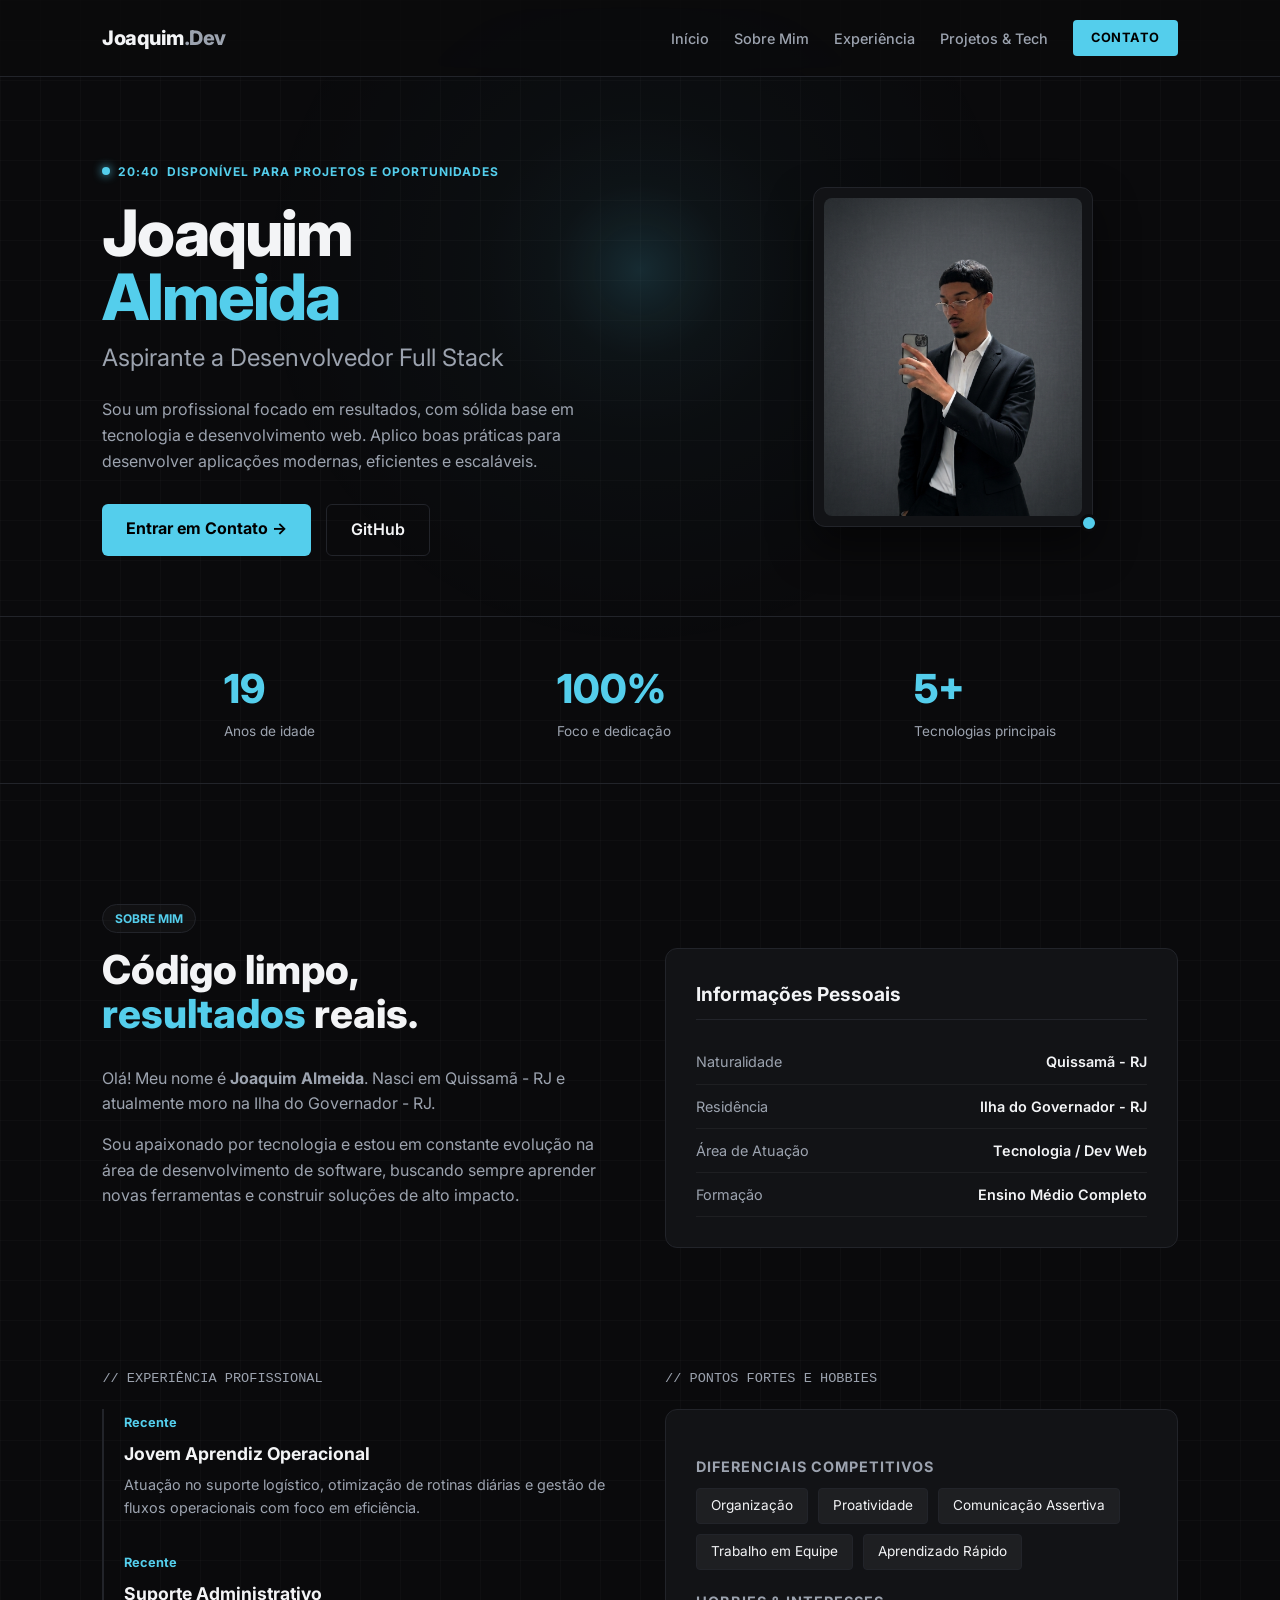
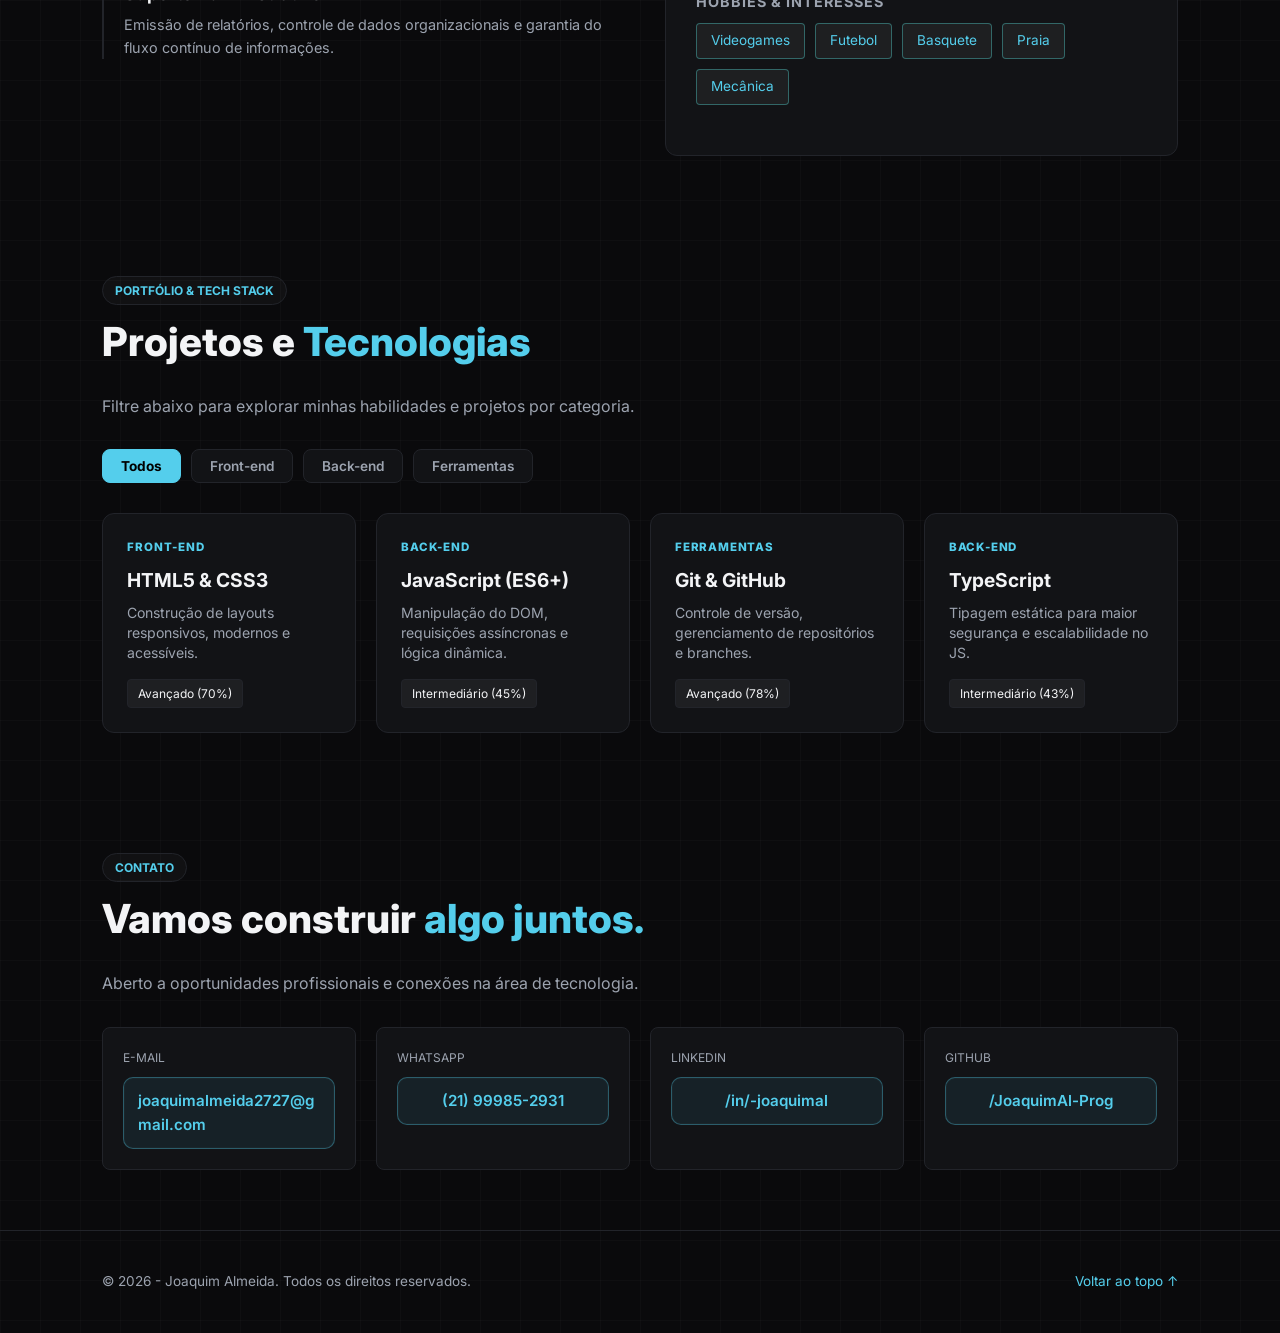
<file: index.html>
<!doctype html>
<html lang="pt-BR">
  <head>
    <meta charset="UTF-8" />
    <meta name="viewport" content="width=device-width, initial-scale=1.0" />
    <title>Joaquim Almeida | Desenvolvedor Full Stack</title>
    <link rel="stylesheet" href="style.css" />
    <!-- Fonte Inter via Google Fonts -->
    <link rel="preconnect" href="https://fonts.googleapis.com" />
    <link rel="preconnect" href="https://fonts.gstatic.com" crossorigin />
    <link
      href="https://fonts.googleapis.com/css2?family=Inter:wght@300;400;600;700;800&display=swap"
      rel="stylesheet"
    />
  </head>

  <body>
    <!-- CABEÇALHO / NAV -->
    <header class="header">
      <div class="logo">Joaquim<span>.Dev</span></div>
      <nav class="nav">
        <a href="#inicio">Início</a>
        <a href="#sobre">Sobre Mim</a>
        <a href="#experiencia">Experiência</a>
        <a href="#tecnologias">Projetos & Tech</a>
        <a href="#contato" class="btn-nav">CONTATO</a>
      </nav>
    </header>

    <!-- HERO SECTION (INÍCIO) -->
     
    <section id="inicio" class="hero-section">
      <div class="hero-content">
        <div class="badge-status">
          <span class="status-dot"></span>
           <p><span id="horario-atualizado">Carregando...</span></p>
          DISPONÍVEL PARA PROJETOS E OPORTUNIDADES
        </div>
        <h1 class="hero-title">
          Joaquim<br />
          <span class="highlight">Almeida</span>
        </h1>

        <h2 class="hero-subtitle">Aspirante a Desenvolvedor Full Stack</h2>

        <p class="hero-description">
          Sou um profissional focado em resultados, com sólida base em
          tecnologia e desenvolvimento web. Aplico boas práticas para
          desenvolver aplicações modernas, eficientes e escaláveis.
        </p>

        <div class="hero-buttons">
          <a href="#contato" class="btn-primary">Entrar em Contato &rarr;</a>
          <a
            href="https://github.com/JoaquimAl-Prog"
            target="_blank"
            class="btn-secondary"
            >GitHub</a
          >
        </div>
      </div>

      <div class="hero-image-wrapper">
        <div class="hero-card-img">
          <img
            src="Imagens/foto1.png"
            alt="Foto de Joaquim Almeida"
            class="profile-photo"
          />
          <span class="online-indicator"></span>
        </div>
      </div>
    </section>

    <!-- MÉTRICAS / DESTAQUES -->
    <section class="stats-section">
      <div class="stat-item">
        <h3 class="stat-number">19</h3>
        <p class="stat-label">Anos de idade</p>
      </div>
      <div class="stat-item">
        <h3 class="stat-number">100%</h3>
        <p class="stat-label">Foco e dedicação</p>
      </div>
      <div class="stat-item">
        <h3 class="stat-number">5+</h3>
        <p class="stat-label">Tecnologias principais</p>
      </div>
    </section>

    <!-- SOBRE MIM -->
    <section id="sobre" class="section">
      <div class="section-badge">SOBRE MIM</div>

      <div class="grid-2-cols">
        <div class="about-text">
          <h2 class="section-title">
            Código limpo,<br />
            <span class="highlight">resultados</span> reais.
          </h2>
          <p class="text-p">
            Olá! Meu nome é <strong>Joaquim Almeida</strong>. Nasci em Quissamã
            - RJ e atualmente moro na Ilha do Governador - RJ.
          </p>
          <p class="text-p">
            Sou apaixonado por tecnologia e estou em constante evolução na área
            de desenvolvimento de software, buscando sempre aprender novas
            ferramentas e construir soluções de alto impacto.
          </p>
        </div>

        <div class="info-card">
          <h3 class="card-title">Informações Pessoais</h3>
          <table class="info-table">
            <tr>
              <td>Naturalidade</td>
              <td>Quissamã - RJ</td>
            </tr>
            <tr>
              <td>Residência</td>
              <td>Ilha do Governador - RJ</td>
            </tr>
            <tr>
              <td>Área de Atuação</td>
              <td>Tecnologia / Dev Web</td>
            </tr>
            <tr>
              <td>Formação</td>
              <td>Ensino Médio Completo</td>
            </tr>
          </table>
        </div>
      </div>
    </section>

    <!-- EXPERIÊNCIA & FORMAÇÃO -->
    <section id="experiencia" class="section">
      <div class="grid-2-cols">
        <!-- Coluna Experiência -->
        <div>
          <span class="code-tag">// EXPERIÊNCIA PROFISSIONAL</span>
          <div class="timeline">
            <div class="timeline-item">
              <span class="timeline-date">Recente</span>
              <h3 class="timeline-title">Jovem Aprendiz Operacional</h3>
              <p class="timeline-desc">
                Atuação no suporte logístico, otimização de rotinas diárias e
                gestão de fluxos operacionais com foco em eficiência.
              </p>
            </div>
            <div class="timeline-item">
              <span class="timeline-date">Recente</span>
              <h3 class="timeline-title">Suporte Administrativo</h3>
              <p class="timeline-desc">
                Emissão de relatórios, controle de dados organizacionais e
                garantia do fluxo contínuo de informações.
              </p>
            </div>
          </div>
        </div>

        <!-- Coluna Hobbies e Pontos Fortes -->
        <div>
          <span class="code-tag">// PONTOS FORTES E HOBBIES</span>
          <div class="skills-box">
            <h4 class="sub-heading">Diferenciais Competitivos</h4>
            <ul class="tag-list">
              <li>Organização</li>
              <li>Proatividade</li>
              <li>Comunicação Assertiva</li>
              <li>Trabalho em Equipe</li>
              <li>Aprendizado Rápido</li>
            </ul>

            <h4 class="sub-heading">Hobbies & Interesses</h4>
            <ul class="tag-list glow">
              <li>Videogames</li>
              <li>Futebol</li>
              <li>Basquete</li>
              <li>Praia</li>
              <li>Mecânica</li>
            </ul>
          </div>
        </div>
      </div>
    </section>

    <!-- PROJETOS & HABILIDADES DINÂMICAS (SISTEMA RENDERIZADO VIA JS) -->
    <section id="tecnologias" class="section">
      <div class="section-badge">PORTFÓLIO & TECH STACK</div>

      <h2 class="section-title">
        Projetos e <span class="highlight">Tecnologias</span>
      </h2>

      <p class="hero-description">
        Filtre abaixo para explorar minhas habilidades e projetos por categoria.
      </p>

      <!-- Botões de Filtro -->
      <div class="filter-container">
        <button class="btn-filter active" data-categoria="Todos">Todos</button>
        <button class="btn-filter" data-categoria="Front-end">Front-end</button>
        <button class="btn-filter" data-categoria="Back-end">Back-end</button>
        <button class="btn-filter" data-categoria="Ferramentas">
          Ferramentas
        </button>
      </div>

      <!-- Container onde o JS injeta os cards -->
      <div id="tech-list" class="tech-grid"></div>
    </section>

    <!-- CONTATO -->
    <section id="contato" class="section">
      <div class="section-badge">CONTATO</div>
      <h2 class="section-title">
        Vamos construir <span class="highlight">algo juntos.</span>
      </h2>
      <p class="hero-description">
        Aberto a oportunidades profissionais e conexões na área de tecnologia.
      </p>

      <div class="contact-card">
        <div class="contact-item">
          <span class="contact-label">E-MAIL</span>
          <a
            href="https://mail.google.com/mail/?view=cm&fs=1&to=joaquimalmeida2727@gmail.com"
            target="_blank"
            rel="noopener noreferrer"
            class="contact-value contact-action"
          >
            joaquimalmeida2727@gmail.com
          </a>
        </div>
        <div class="contact-item">
          <span class="contact-label">WHATSAPP</span>
          <a
            href="https://wa.me/5521999852931"
            target="_blank"
            rel="noopener noreferrer"
            class="contact-value contact-action contact-whatsapp"
          >
            (21) 99985-2931
          </a>
        </div>
        <div class="contact-item">
          <span class="contact-label">LINKEDIN</span>
          <a
            href="https://www.linkedin.com/in/-joaquimal/"
            target="_blank"
            rel="noopener noreferrer"
            class="contact-value contact-action"
          >
            /in/-joaquimal
          </a>
        </div>
        <div class="contact-item">
          <span class="contact-label">GITHUB</span>
          <a
            href="https://github.com/JoaquimAl-Prog"
            target="_blank"
            rel="noopener noreferrer"
            class="contact-value contact-action"
          >
            /JoaquimAl-Prog
          </a>
          
      </div>
    </section>

    <!-- RODAPÉ -->
    <footer class="footer">
      <p>© 2026 - Joaquim Almeida. Todos os direitos reservados.</p>
      <a href="#inicio" class="back-to-top">Voltar ao topo &uarr;</a>
    </footer>

    <script src="script.js"></script>
  </body>
</html>
</file>
<file: style.css>
/* ==========================================================================
   RESET E VARIÁVEIS GLOBAIS
   ========================================================================== */
* {
  margin: 0;
  padding: 0;
  box-sizing: border-box;
}

:root {
  --bg-color: #0a0a0c;
  --card-bg: #121316;
  --border-color: #22242a;
  --text-main: #f3f4f6;
  --text-muted: #9ca3af;
  --accent-color: #54ceec;
  --accent-hover: #1a7bbb;
  --mouse-x: 50vw;
  --mouse-y: 30vh;
  --font-family: "Inter", -apple-system, BlinkMacSystemFont, sans-serif;
}

html {
  scroll-behavior: smooth;
}

body {
  position: relative;
  isolation: isolate;
  overflow-x: hidden;
  background-color: var(--bg-color);
  color: var(--text-main);
  font-family: var(--font-family);
  line-height: 1.6;
  background-image:
    linear-gradient(to right, rgba(255, 255, 255, 0.02) 1px, transparent 1px),
    linear-gradient(to bottom, rgba(255, 255, 255, 0.02) 1px, transparent 1px);
  background-size: 40px 40px;
}

body::before {
  content: "";
  position: fixed;
  inset: 0;
  pointer-events: none;
  z-index: -1;
  background:
    radial-gradient(
      circle 180px at var(--mouse-x) var(--mouse-y),
      rgba(84, 206, 236, 0.28),
      rgba(84, 206, 236, 0.12) 28%,
      rgba(84, 206, 236, 0.04) 48%,
      transparent 90%
    ),
    radial-gradient(
      circle 420px at var(--mouse-x) var(--mouse-y),
      rgba(84, 206, 236, 0.08),
      transparent 90%
    );
  mix-blend-mode: screen;
  opacity: 0.5;
}

@media (pointer: coarse) {
  body::before {
    opacity: 0.35;
  }
}

/* ==========================================================================
   CABEÇALHO E NAVEGAÇÃO
   ========================================================================== */
.header {
  display: flex;
  justify-content: space-between;
  align-items: center;
  padding: 20px 8%;
  background: rgba(10, 10, 12, 0.8);
  backdrop-filter: blur(10px);
  position: sticky;
  top: 0;
  z-index: 1000;
  border-bottom: 1px solid var(--border-color);
}


.logo {
  font-size: 1.25rem;
  font-weight: 800;
  letter-spacing: -0.5px;
}

.logo span {
  color: var(--text-muted);
}

.nav {
  display: flex;
  align-items: center;
  gap: 25px;
}

.nav a {
  color: var(--text-muted);
  text-decoration: none;
  font-size: 0.9rem;
  font-weight: 500;
  transition: color 0.3s ease;
}

.nav a:hover {
  color: var(--text-main);
}

.nav .btn-nav {
  background-color: var(--accent-color);
  color: #000;
  padding: 8px 18px;
  border-radius: 4px;
  font-weight: 700;
  font-size: 0.8rem;
  letter-spacing: 0.5px;
  transition: background-color 0.3s ease;
}

.nav .btn-nav:hover {
  background-color: var(--accent-hover);
  color: #000;
}

/* ==========================================================================
   HERO SECTION
   ========================================================================== */
.hero-section {
  display: grid;
  grid-template-columns: 1.2fr 0.8fr;
  align-items: center;
  gap: 40px;
  padding: 80px 8% 60px;
}

.badge-status {
  display: inline-flex;
  align-items: center;
  gap: 8px;
  font-size: 0.75rem;
  font-weight: 700;
  color: var(--accent-color);
  letter-spacing: 1px;
  margin-bottom: 20px;
}

.status-dot {
  width: 8px;
  height: 8px;
  background-color: var(--accent-color);
  border-radius: 50%;
  box-shadow: 0 0 10px var(--accent-color);
}

.hero-title {
  font-size: 4rem;
  line-height: 1;
  font-weight: 800;
  letter-spacing: -2px;
  margin-bottom: 10px;
}

.highlight {
  color: var(--accent-color);
}

.hero-subtitle {
  font-size: 1.5rem;
  color: var(--text-muted);
  font-weight: 400;
  margin-bottom: 20px;
}

.hero-description {
  max-width: 540px;
  color: var(--text-muted);
  margin-bottom: 30px;
}

.hero-buttons {
  display: flex;
  gap: 15px;
  flex-wrap: wrap;
}

.btn-primary {
  background-color: var(--accent-color);
  color: #000;
  padding: 12px 24px;
  border-radius: 6px;
  text-decoration: none;
  font-weight: 700;
  transition: transform 0.2s ease;
}

.btn-secondary {
  background-color: transparent;
  color: var(--text-main);
  border: 1px solid var(--border-color);
  padding: 12px 24px;
  border-radius: 6px;
  text-decoration: none;
  font-weight: 600;
  cursor: pointer;
  font-family: inherit;
  transition: border-color 0.3s ease;
}

.btn-primary:hover {
  transform: translateY(-2px);
}

.btn-secondary:hover {
  border-color: var(--text-main);
}

.hero-image-wrapper {
  display: flex;
  justify-content: center;
  transform: translateX(-18px);
}

.hero-card-img {
  position: relative;
  width: 280px;
  height: 340px;
  background-color: var(--card-bg);
  border: 1px solid var(--border-color);
  border-radius: 12px;
  padding: 10px;
  box-shadow: 0 20px 40px rgba(0, 0, 0, 0.5);
}

.profile-photo {
  width: 100%;
  height: 100%;
  object-fit: cover;
  border-radius: 8px;
}

.online-indicator {
  position: absolute;
  bottom: -6px;
  right: -6px;
  width: 18px;
  height: 18px;
  background-color: var(--accent-color);
  border: 3px solid var(--bg-color);
  border-radius: 50%;
}

/* ==========================================================================
   ESTATÍSTICAS
   ========================================================================== */
.stats-section {
  display: flex;
  justify-content: space-around;
  padding: 40px 8%;
  border-top: 1px solid var(--border-color);
  border-bottom: 1px solid var(--border-color);
  margin-bottom: 60px;
}

.stat-number {
  font-size: 2.5rem;
  color: var(--accent-color);
  font-weight: 800;
}

.stat-label {
  color: var(--text-muted);
  font-size: 0.85rem;
}

/* ==========================================================================
   SEÇÕES GERAIS
   ========================================================================== */
.section {
  padding: 60px 8%;
}

.section-badge {
  display: inline-block;
  border: 1px solid var(--border-color);
  background-color: rgba(255, 255, 255, 0.03);
  padding: 4px 12px;
  border-radius: 20px;
  font-size: 0.75rem;
  color: var(--accent-color);
  font-weight: 700;
  margin-bottom: 15px;
}

.section-title {
  font-size: 2.5rem;
  font-weight: 800;
  line-height: 1.1;
  margin-bottom: 30px;
}

.grid-2-cols {
  display: grid;
  grid-template-columns: 1fr 1fr;
  gap: 50px;
}

.text-p {
  color: var(--text-muted);
  margin-bottom: 15px;
  font-size: 1rem;
}

/* ==========================================================================
   TABELAS & CARDS
   ========================================================================== */
.info-card {
  background-color: var(--card-bg);
  border: 1px solid var(--border-color);
  padding: 30px;
  border-radius: 12px;
}

.card-title {
  font-size: 1.2rem;
  margin-bottom: 20px;
  border-bottom: 1px solid var(--border-color);
  padding-bottom: 10px;
}

.info-table {
  width: 100%;
  border-collapse: collapse;
}

.info-table td {
  padding: 10px 0;
  border-bottom: 1px solid rgba(255, 255, 255, 0.05);
  font-size: 0.9rem;
}

.info-table td:first-child {
  color: var(--text-muted);
}

.info-table td:last-child {
  text-align: right;
  font-weight: 600;
}

/* ==========================================================================
   EXPERIÊNCIA
   ========================================================================== */
.code-tag {
  font-family: monospace;
  color: var(--text-muted);
  font-size: 0.85rem;
  display: block;
  margin-bottom: 20px;
}

.timeline {
  border-left: 2px solid var(--border-color);
  padding-left: 20px;
}

.timeline-item {
  margin-bottom: 30px;
  position: relative;
}

.timeline-date {
  font-size: 0.8rem;
  color: var(--accent-color);
  font-weight: 700;
}

.timeline-title {
  font-size: 1.1rem;
  margin: 5px 0;
}

.timeline-desc {
  color: var(--text-muted);
  font-size: 0.9rem;
}

/* ==========================================================================
   TAGS & HOBBIES
   ========================================================================== */
.skills-box {
  background-color: var(--card-bg);
  border: 1px solid var(--border-color);
  padding: 30px;
  border-radius: 12px;
}

.sub-heading {
  font-size: 0.9rem;
  text-transform: uppercase;
  letter-spacing: 1px;
  color: var(--text-muted);
  margin: 15px 0 10px;
}

.tag-list {
  display: flex;
  flex-wrap: wrap;
  gap: 10px;
  list-style: none;
  margin-bottom: 20px;
}

.tag-list li {
  background-color: rgba(255, 255, 255, 0.05);
  border: 1px solid var(--border-color);
  padding: 6px 14px;
  border-radius: 4px;
  font-size: 0.85rem;
}

.tag-list.glow li {
  border-color: rgba(87, 236, 229, 0.356);
  color: var(--accent-color);
}

/* ==========================================================================
   FILTROS E CARDS DINÂMICOS DO PORTFÓLIO
   ========================================================================== */
.filter-container {
  display: flex;
  gap: 10px;
  margin-bottom: 30px;
  flex-wrap: wrap;
}

.btn-filter {
  background-color: var(--card-bg);
  border: 1px solid var(--border-color);
  color: var(--text-muted);
  padding: 8px 18px;
  border-radius: 8px;
  cursor: pointer;
  font-family: inherit;
  font-size: 0.85rem;
  font-weight: 600;
  transition: all 0.2s ease;
}

.btn-filter.active,
.btn-filter:hover {
  background-color: var(--accent-color);
  color: #000000;
  border-color: var(--accent-color);
  font-weight: 700;
}

.tech-grid {
  display: grid;
  grid-template-columns: repeat(auto-fit, minmax(240px, 1fr));
  gap: 20px;
}

.tech-card {
  background-color: var(--card-bg);
  border: 1px solid var(--border-color);
  border-radius: 12px;
  padding: 24px;
  display: flex;
  flex-direction: column;
  justify-content: space-between;
  transition:
    transform 0.2s ease,
    border-color 0.2s ease;
}

.tech-card:hover {
  transform: translateY(-4px);
  border-color: var(--accent-color);
}

.tech-category {
  font-size: 0.72rem;
  color: var(--accent-color);
  font-weight: 800;
  text-transform: uppercase;
  letter-spacing: 0.8px;
  margin-bottom: 8px;
  display: block;
}

.tech-card h3 {
  font-size: 1.2rem;
  font-weight: 700;
  color: var(--text-main);
  margin-bottom: 8px;
}

.tech-card p {
  font-size: 0.88rem;
  color: var(--text-muted);
  line-height: 1.4;
  margin-bottom: 16px;
}

.tech-level {
  display: inline-block;
  align-self: flex-start;
  font-size: 0.75rem;
  padding: 4px 10px;
  border-radius: 4px;
  background-color: rgba(255, 255, 255, 0.05);
  color: var(--text-main);
  border: 1px solid var(--border-color);
}

/* ==========================================================================
   CONTATO & RODAPÉ
   ========================================================================== */
.contact-card {
  display: grid;
  grid-template-columns: repeat(auto-fit, minmax(200px, 1fr));
  gap: 20px;
  margin-top: 30px;
}

.contact-item {
  background-color: var(--card-bg);
  border: 1px solid var(--border-color);
  padding: 20px;
  border-radius: 8px;
}

.contact-label {
  display: block;
  font-size: 0.75rem;
  color: var(--text-muted);
  margin-bottom: 8px;
}

.contact-value {
  color: var(--accent-color);
  text-decoration: none;
  font-weight: 600;
  font-size: 0.95rem;
  word-break: break-all;
}

.contact-action {
  display: inline-flex;
  align-items: center;
  justify-content: center;
  width: 100%;
  margin-top: 2px;
  padding: 11px 14px;
  border-radius: 10px;
  border: 1px solid rgba(84, 206, 236, 0.35);
  background: rgba(84, 206, 236, 0.08);
  box-shadow: inset 0 0 0 1px rgba(255, 255, 255, 0.02);
  transition:
    transform 0.2s ease,
    background-color 0.2s ease,
    border-color 0.2s ease,
    color 0.2s ease;
}

.contact-action:hover {
  transform: translateY(-2px);
  background: rgba(84, 206, 236, 0.14);
  border-color: rgba(84, 206, 236, 0.6);
}

.contact-whatsapp:hover {
  color: #25d366;
}

.footer {
  display: flex;
  justify-content: space-between;
  align-items: center;
  padding: 40px 8%;
  border-top: 1px solid var(--border-color);
  color: var(--text-muted);
  font-size: 0.85rem;
}

.back-to-top {
  color: var(--accent-color);
  text-decoration: none;
}

/* ==========================================================================
   RESPONSIVIDADE
   ========================================================================== */
@media (max-width: 768px) {
  .hero-section {
    grid-template-columns: 1fr;
    text-align: center;
  }

  .hero-image-wrapper {
    transform: none;
  }

  .hero-title {
    font-size: 2.8rem;
  }

  .hero-buttons {
    justify-content: center;
  }

  .grid-2-cols {
    grid-template-columns: 1fr;
  }

  .stats-section {
    flex-direction: column;
    gap: 20px;
    text-align: center;
  }

  .nav {
    display: none;
  }
}
</file>
